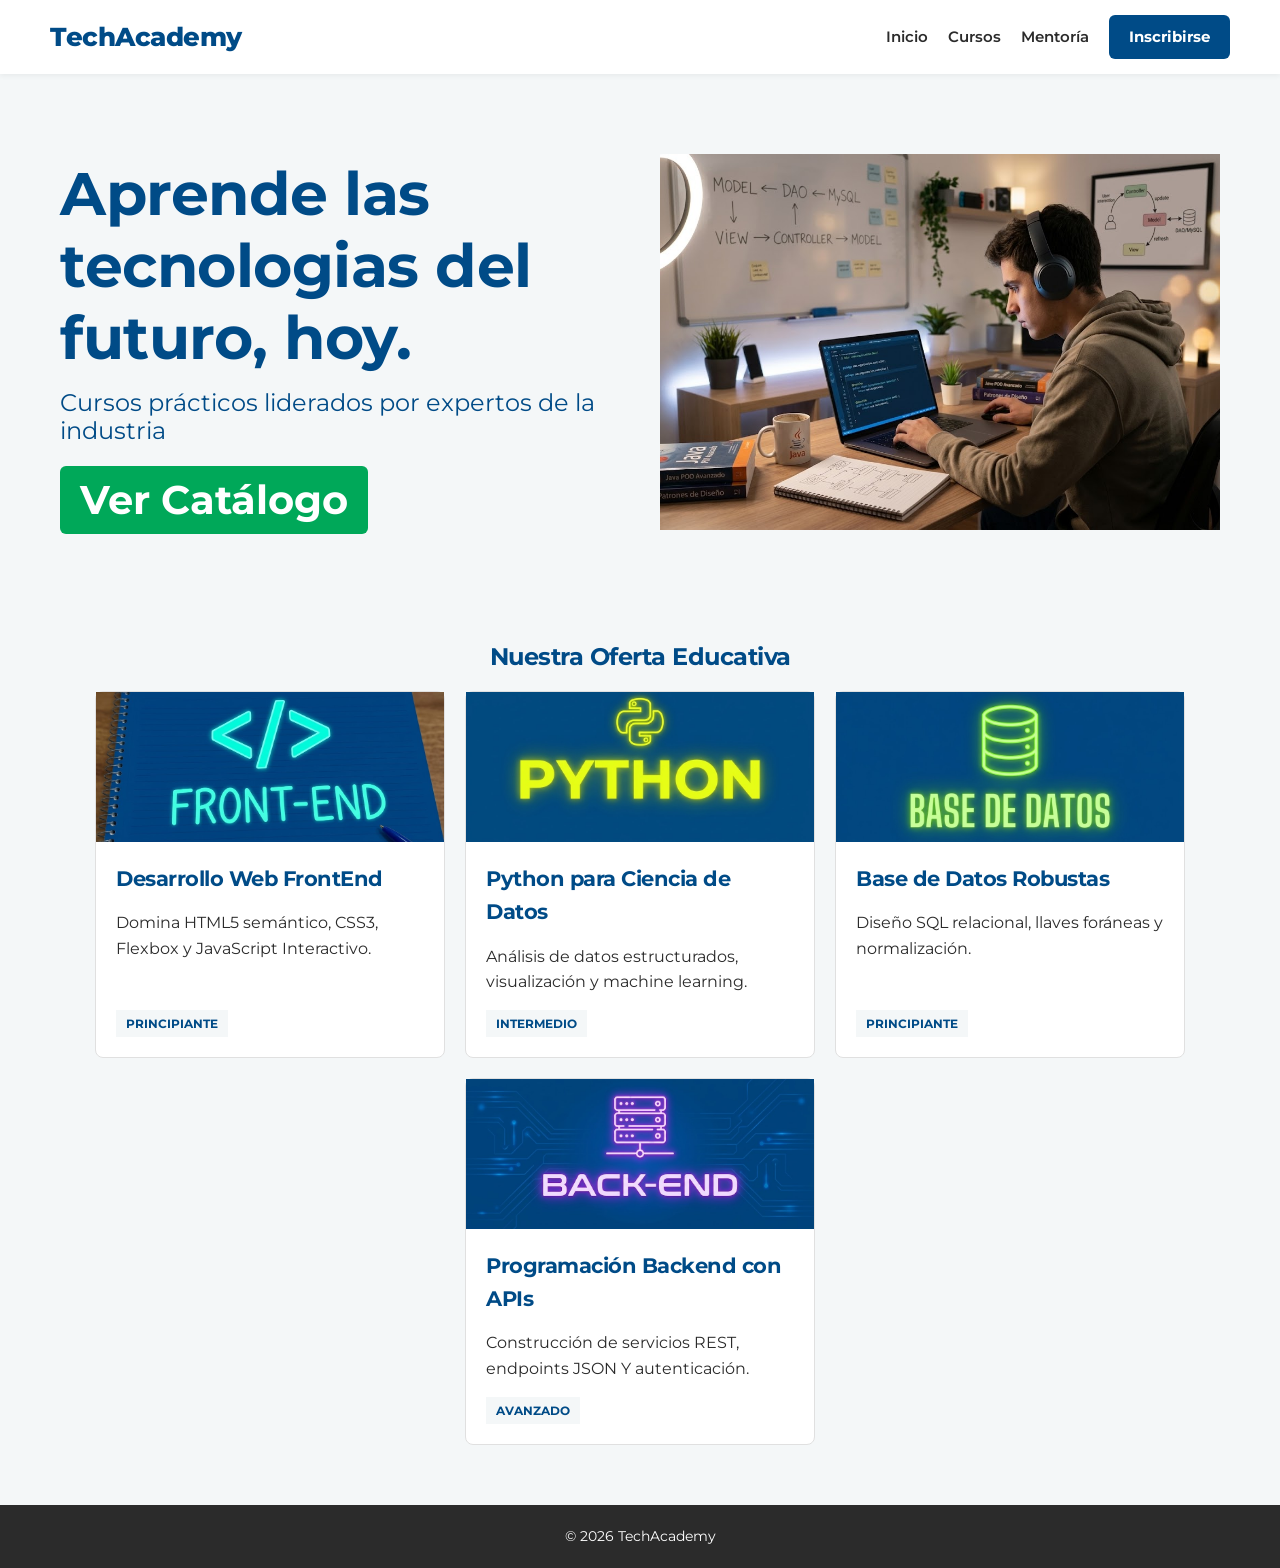
<file: 04_cursos/index.html>
<!DOCTYPE html>
<html lang="es">
<head>
    <meta charset="UTF-8">
    <meta name="viewport" content="width=device-width, initial-scale=1.0">
    <link rel="stylesheet" href="css/miEstilo.css">
    <title>TechAcademy</title>
    <!--tipografia en linea-->
    <link rel="preconnect" href="https://fonts.googleapis.com">
<link rel="preconnect" href="https://fonts.gstatic.com" crossorigin>
<link href="https://fonts.googleapis.com/css2?family=Montserrat:ital,wght@0,100..900;1,100..900&display=swap" rel="stylesheet"> 
</head>
<body>
    <!--encabezado-->
        <header>
        <div id="logo">
            <h1>TechAcademy</h1>
        </div>
        <nav class="navPrincipal">
            <ul>
                <li><a href="index.html">Inicio</a></li>
                <li><a href="cursos.html">Cursos</a></li>
                <li><a href="mentoria.html">Mentoría</a></li>
                <li><a href="inscripcion.html" id="btn_destacado">Inscribirse</a></li>
            </ul>
        </nav>
    </header>
    <!--zona de contenido principal-->
    <main class="contenedor_principal">

        <section class="tec">
        <section class="tec_contenido">

            <h2>Aprende las tecnologias del futuro, hoy.</h2>
            <p>Cursos prácticos liderados por expertos de la industria</p>
            <a href="" id="btn_accion">Ver Catálogo</a>
        </section>
        <section class="imagen">
            <img src="images/img1.jpg" alt="Estudiante Programador">
        </section>
        </section>
        <section id="catalogo">
            <h2>Nuestra Oferta Educativa</h2>
            <div class="grid_cursos">
                <article class="tarjeta_curso">
                   <img src="images/img2.jpg" alt="FronEnd">
                   <div class="info_curso">
                    <h3>Desarrollo  Web FrontEnd</h3>
                    <p>Domina HTML5 semántico, CSS3, Flexbox y JavaScript Interactivo.</p>
                    <span class="nivel">Principiante</span>
                   </div> 
                   <div class></div>
                </article>

                <article class="tarjeta_curso">
                   <img src="images/img3.jpg" alt="Python">
                   <div class="info_curso">
                    <h3>Python para Ciencia de Datos</h3>
                    <p>Análisis de datos estructurados, visualización y machine learning.</p>
                    <span class="nivel">Intermedio</span>
                   </div> 
                   <div class></div>
                </article>

                <article class="tarjeta_curso">
                   <img src="images/img4.jpg" alt="Base de Datos">
                   <div class="info_curso">
                    <h3>Base de Datos Robustas</h3>
                    <p>Diseño SQL relacional, llaves foráneas y normalización.</p>
                    <span class="nivel">Principiante</span>
                   </div> 
                   <div class></div>
                </article>

                <article class="tarjeta_curso">
                   <img src="images/img5.jpg" alt="Backend con APIs">
                   <div class="info_curso">
                    <h3>Programación Backend con APIs</h3>
                    <p>Construcción de servicios REST, endpoints JSON Y autenticación.</p>
                    <span class="nivel">Avanzado</span>
                   </div> 
                   <div class></div>
                </article>

            </div>
        </section>
    </main>
    <footer>
        <p>&copy; 2026 TechAcademy</p>
    </footer>
</body>
</html>
</file>
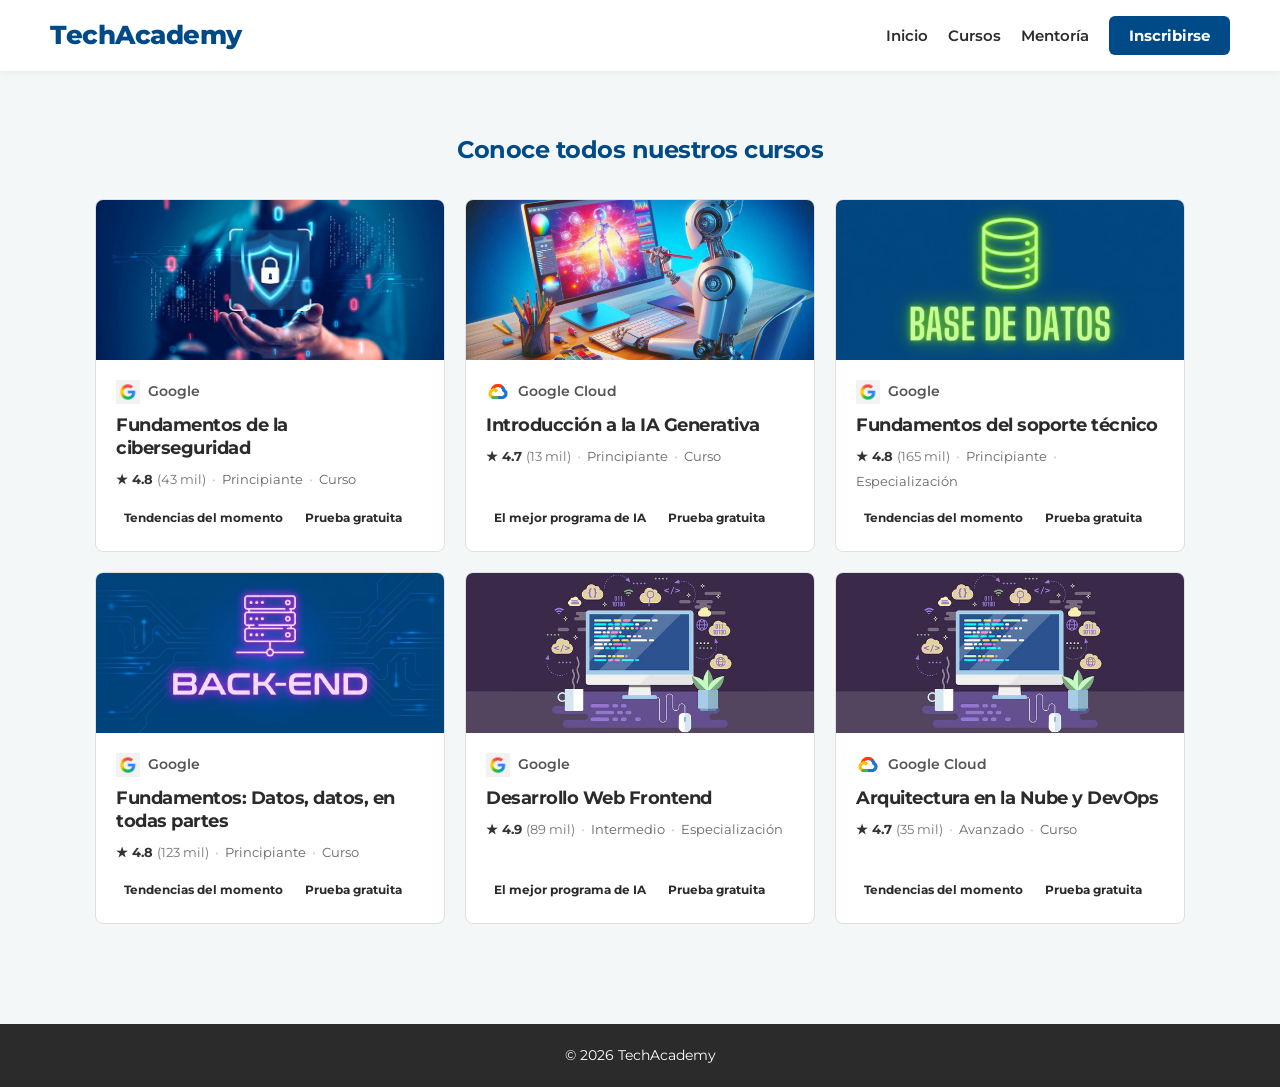
<file: 04_cursos/cursos.html>
<!DOCTYPE html>
<html lang="es">
<head>
    <meta charset="UTF-8">
    <meta name="viewport" content="width=device-width, initial-scale=1.0">
    <link rel="stylesheet" href="css/cssCursos.css">
    <title>TechAcademy - Cursos</title>
    <!-- Tipografía en línea -->
    <link rel="preconnect" href="https://fonts.googleapis.com">
    <link rel="preconnect" href="https://fonts.gstatic.com" crossorigin>
    <link href="https://fonts.googleapis.com/css2?family=Montserrat:ital,wght@0,100..900;1,100..900&display=swap" rel="stylesheet"> 
</head>
<body>
    <!-- Encabezado -->
        <header>
        <div id="logo">
            <h1>TechAcademy</h1>
        </div>
        <nav class="navPrincipal">
            <ul>
                <li><a href="index.html">Inicio</a></li>
                <li><a href="cursos.html">Cursos</a></li>
                <li><a href="mentoria.html">Mentoría</a></li>
                <li><a href="inscripcion.html" id="btn_destacado">Inscribirse</a></li>
            </ul>
        </nav>
    </header>

    <main class="contenedor_principal">

        <section id="catalogo">
            <h2>Conoce todos nuestros cursos</h2>
            <div class="grid_cursos">

                <article class="tarjeta_curso">
                    <div class="contenedor_img">
                        <img src="images/imgCiberseguridad.jpg" alt="Fundamentos de la ciberseguridad">
                    </div>
                    <div class="info_curso">
                        <div class="instructor">
                            <img src="images/logoGoogle.jpg" alt="Google Logo" class="logo_instructor">
                            <span>Google</span>
                        </div>
                        <h3>Fundamentos de la ciberseguridad</h3>
                        <div class="detalles_curso">
                            <span class="estrellas">★ 4.8</span>
                            <span class="resenas">(43 mil)</span>
                            <span class="separador">•</span>
                            <span class="nivel">Principiante</span>
                            <span class="separador">•</span>
                            <span class="tipo">Curso</span>
                        </div>
                        <div class="etiquetas">
                            <span class="badge tendencia">Tendencias del momento</span>
                            <span class="badge prueba">Prueba gratuita</span>
                        </div>
                    </div>
                </article>

                <article class="tarjeta_curso">
                    <div class="contenedor_img">
                        <img src="images/imgIa.png" alt="Introducción a la IA Generativa">
                    </div>
                    <div class="info_curso">
                        <div class="instructor">
                            <img src="images/logoCloud.jpg" alt="Google Cloud Logo" class="logo_instructor">
                            <span>Google Cloud</span>
                        </div>
                        <h3>Introducción a la IA Generativa</h3>
                        <div class="detalles_curso">
                            <span class="estrellas">★ 4.7</span>
                            <span class="resenas">(13 mil)</span>
                            <span class="separador">•</span>
                            <span class="nivel">Principiante</span>
                            <span class="separador">•</span>
                            <span class="tipo">Curso</span>
                        </div>
                        <div class="etiquetas">
                            <span class="badge programa">El mejor programa de IA</span>
                            <span class="badge prueba">Prueba gratuita</span>
                        </div>
                    </div>
                </article>

                <article class="tarjeta_curso">
                    <div class="contenedor_img">
                        <img src="images/img4.jpg" alt="Fundamentos del soporte técnico">
                    </div>
                    <div class="info_curso">
                        <div class="instructor">
                            <img src="images/logoGoogle.jpg" alt="Google Logo" class="logo_instructor">
                            <span>Google</span>
                        </div>
                        <h3>Fundamentos del soporte técnico</h3>
                        <div class="detalles_curso">
                            <span class="estrellas">★ 4.8</span>
                            <span class="resenas">(165 mil)</span>
                            <span class="separador">•</span>
                            <span class="nivel">Principiante</span>
                            <span class="separador">•</span>
                            <span class="tipo">Especialización</span>
                        </div>
                        <div class="etiquetas">
                            <span class="badge tendencia">Tendencias del momento</span>
                            <span class="badge prueba">Prueba gratuita</span>
                        </div>
                    </div>
                </article>

                <article class="tarjeta_curso">
                    <div class="contenedor_img">
                        <img src="images/img5.jpg" alt="Fundamentos: Datos, datos, en todas partes">
                    </div>
                    <div class="info_curso">
                        <div class="instructor">
                            <img src="images/logoGoogle.jpg" alt="Google Logo" class="logo_instructor">
                            <span>Google</span>
                        </div>
                        <h3>Fundamentos: Datos, datos, en todas partes</h3>
                        <div class="detalles_curso">
                            <span class="estrellas">★ 4.8</span>
                            <span class="resenas">(123 mil)</span>
                            <span class="separador">•</span>
                            <span class="nivel">Principiante</span>
                            <span class="separador">•</span>
                            <span class="tipo">Curso</span>
                        </div>
                        <div class="etiquetas">
                            <span class="badge tendencia">Tendencias del momento</span>
                            <span class="badge prueba">Prueba gratuita</span>
                        </div>
                    </div>
                </article>

                <article class="tarjeta_curso">
                    <div class="contenedor_img">
                        <img src="images/imgDesarrolloWeb.jpg" alt="Desarrollo Web Frontend con React">
                    </div>
                    <div class="info_curso">
                        <div class="instructor">
                            <img src="images/logoGoogle.jpg" alt="Google Logo" class="logo_instructor">
                            <span>Google</span>
                        </div>
                        <h3>Desarrollo Web Frontend</h3>
                        <div class="detalles_curso">
                            <span class="estrellas">★ 4.9</span>
                            <span class="resenas">(89 mil)</span>
                            <span class="separador">•</span>
                            <span class="nivel">Intermedio</span>
                            <span class="separador">•</span>
                            <span class="tipo">Especialización</span>
                        </div>
                        <div class="etiquetas">
                            <span class="badge programa">El mejor programa de IA</span>
                            <span class="badge prueba">Prueba gratuita</span>
                        </div>
                    </div>
                </article>

                <article class="tarjeta_curso">
                    <div class="contenedor_img">
                        <img src="images/imgDesarrolloWeb.jpg" alt="Arquitectura en la Nube y DevOps">
                    </div>
                    <div class="info_curso">
                        <div class="instructor">
                            <img src="images/logoCloud.jpg" alt="Google Cloud Logo" class="logo_instructor">
                            <span>Google Cloud</span>
                        </div>
                        <h3>Arquitectura en la Nube y DevOps</h3>
                        <div class="detalles_curso">
                            <span class="estrellas">★ 4.7</span>
                            <span class="resenas">(35 mil)</span>
                            <span class="separador">•</span>
                            <span class="nivel">Avanzado</span>
                            <span class="separador">•</span>
                            <span class="tipo">Curso</span>
                        </div>
                        <div class="etiquetas">
                            <span class="badge tendencia">Tendencias del momento</span>
                            <span class="badge prueba">Prueba gratuita</span>
                        </div>
                    </div>
                </article>

            </div>
        </section>
    </main>

    <footer>
        <p>&copy; 2026 TechAcademy</p>
    </footer>
</body>
</html>
</file>
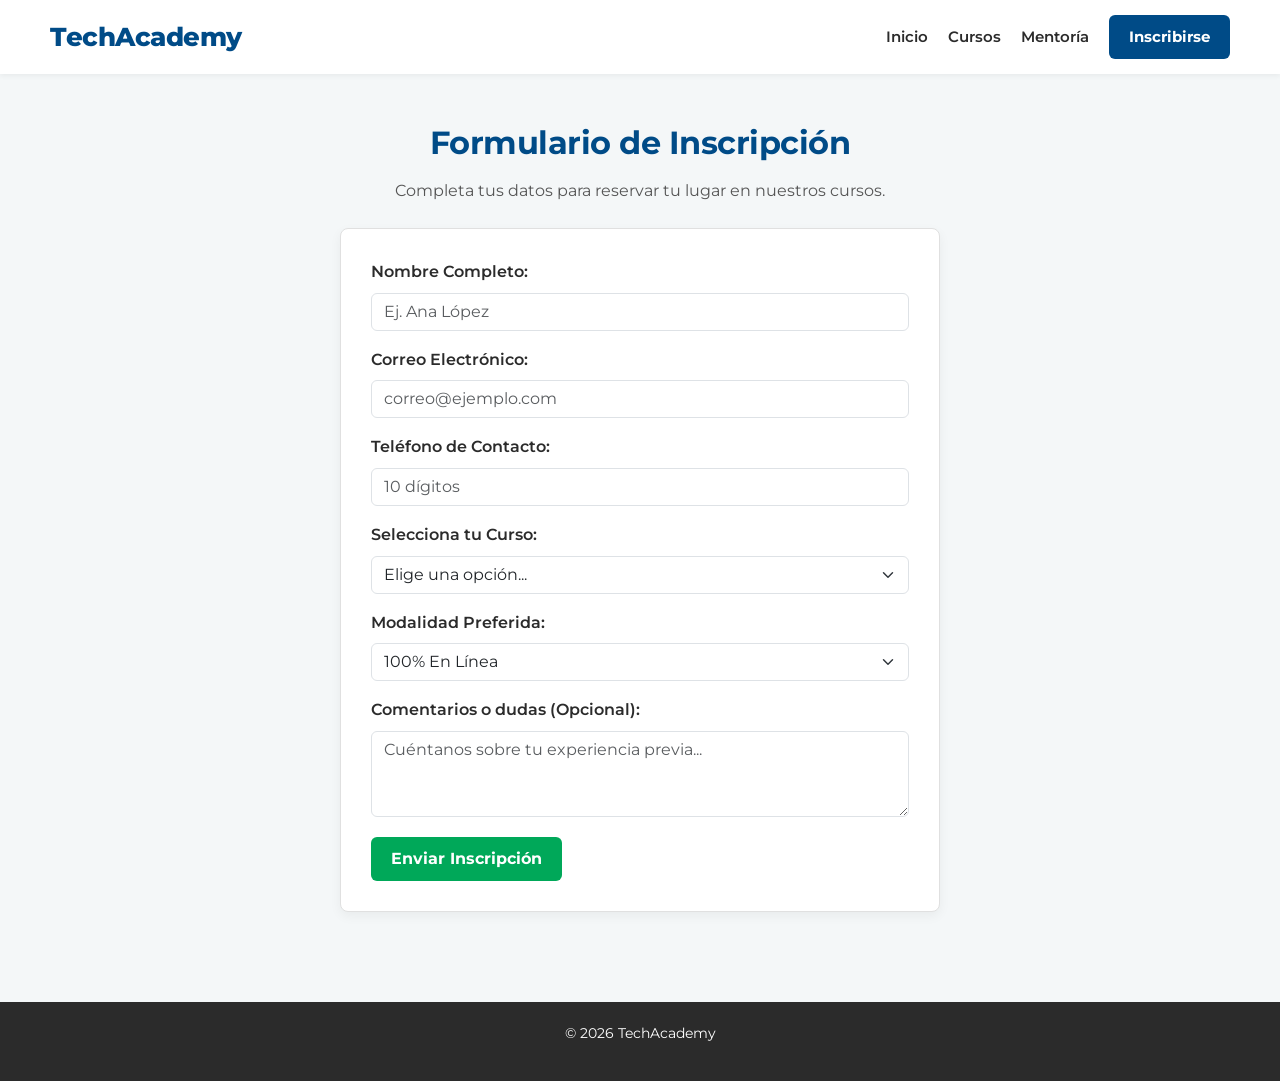
<file: 04_cursos/inscripcion.html>
<!DOCTYPE html>
<html lang="es">
<head>
    <meta charset="UTF-8">
    <meta name="viewport" content="width=device-width, initial-scale=1.0">
    <title>TechAcademy - Inscripción</title>
    <link href="https://cdn.jsdelivr.net/npm/bootstrap@5.3.3/dist/css/bootstrap.min.css" rel="stylesheet">
    <link rel="stylesheet" href="css/cssMentoria.css">
    <link rel="preconnect" href="https://fonts.googleapis.com">
    <link rel="preconnect" href="https://fonts.gstatic.com" crossorigin>
    <link href="https://fonts.googleapis.com/css2?family=Montserrat:ital,wght@0,100..900;1,100..900&display=swap" rel="stylesheet"> 
</head>
<body>
    <header>
        <div id="logo">
            <h1>TechAcademy</h1>
        </div>
        <nav class="navPrincipal">
            <ul>
                <li><a href="index.html">Inicio</a></li>
                <li><a href="cursos.html">Cursos</a></li>
                <li><a href="mentoria.html">Mentoría</a></li>
                <li><a href="inscripcion.html" id="btn_destacado">Inscribirse</a></li>
            </ul>
        </nav>
    </header>

    <main class="contenedor_principal">
        <section class="seccion_formulario">
            <h2>Formulario de Inscripción</h2>
            <p class="subtitulo_seccion">Completa tus datos para reservar tu lugar en nuestros cursos.</p>

            <form action="inscripcion.html" method="GET" class="caja_formulario">
                
                <div class="mb-3">
                    <label for="nombreCompleto" class="form-label">Nombre Completo:</label>
                    <input type="text" id="nombreCompleto" name="nombreCompleto" class="form-control" placeholder="Ej. Ana López" required>
                </div>

                <div class="mb-3">
                    <label for="correoElectronico" class="form-label">Correo Electrónico:</label>
                    <input type="email" id="correoElectronico" name="correoElectronico" class="form-control" placeholder="correo@ejemplo.com" required>
                </div>

                <div class="mb-3">
                    <label for="telefonoContacto" class="form-label">Teléfono de Contacto:</label>
                    <input type="tel" id="telefonoContacto" name="telefonoContacto" class="form-control" placeholder="10 dígitos" required>
                </div>

                <div class="mb-3">
                    <label for="cursoSeleccionado" class="form-label">Selecciona tu Curso:</label>
                    <select id="cursoSeleccionado" name="cursoSeleccionado" class="form-select" required>
                        <option value="" selected disabled>Elige una opción...</option>
                        <option value="frontend">Desarrollo Web FrontEnd</option>
                        <option value="python">Python para Ciencia de Datos</option>
                        <option value="bd">Base de Datos Robustas</option>
                        <option value="backend">Programación Backend con APIs</option>
                        <option value="ciberseguridad">Fundamentos de la Ciberseguridad</option>
                        <option value="ia">Introducción a la IA Generativa</option>
                    </select>
                </div>

                <div class="mb-3">
                    <label for="modalidadEstudio" class="form-label">Modalidad Preferida:</label>
                    <select id="modalidadEstudio" name="modalidadEstudio" class="form-select" required>
                        <option value="en_linea">100% En Línea</option>
                        <option value="hibrida">Híbrida (Clases en vivo + grabaciones)</option>
                    </select>
                </div>

                <div class="mb-3">
                    <label for="comentariosAdicionales" class="form-label">Comentarios o dudas (Opcional):</label>
                    <textarea id="comentariosAdicionales" name="comentariosAdicionales" class="form-control" rows="3" placeholder="Cuéntanos sobre tu experiencia previa..."></textarea>
                </div>


                <div class="contenedor_botones_form">
                    <button type="submit" id="btn_accion" class="btn">Enviar Inscripción</button>
                </div>

            </form>
        </section>
    </main>

    <footer>
        <p>&copy; 2026 TechAcademy</p>
    </footer>
</body>
</html>
</file>
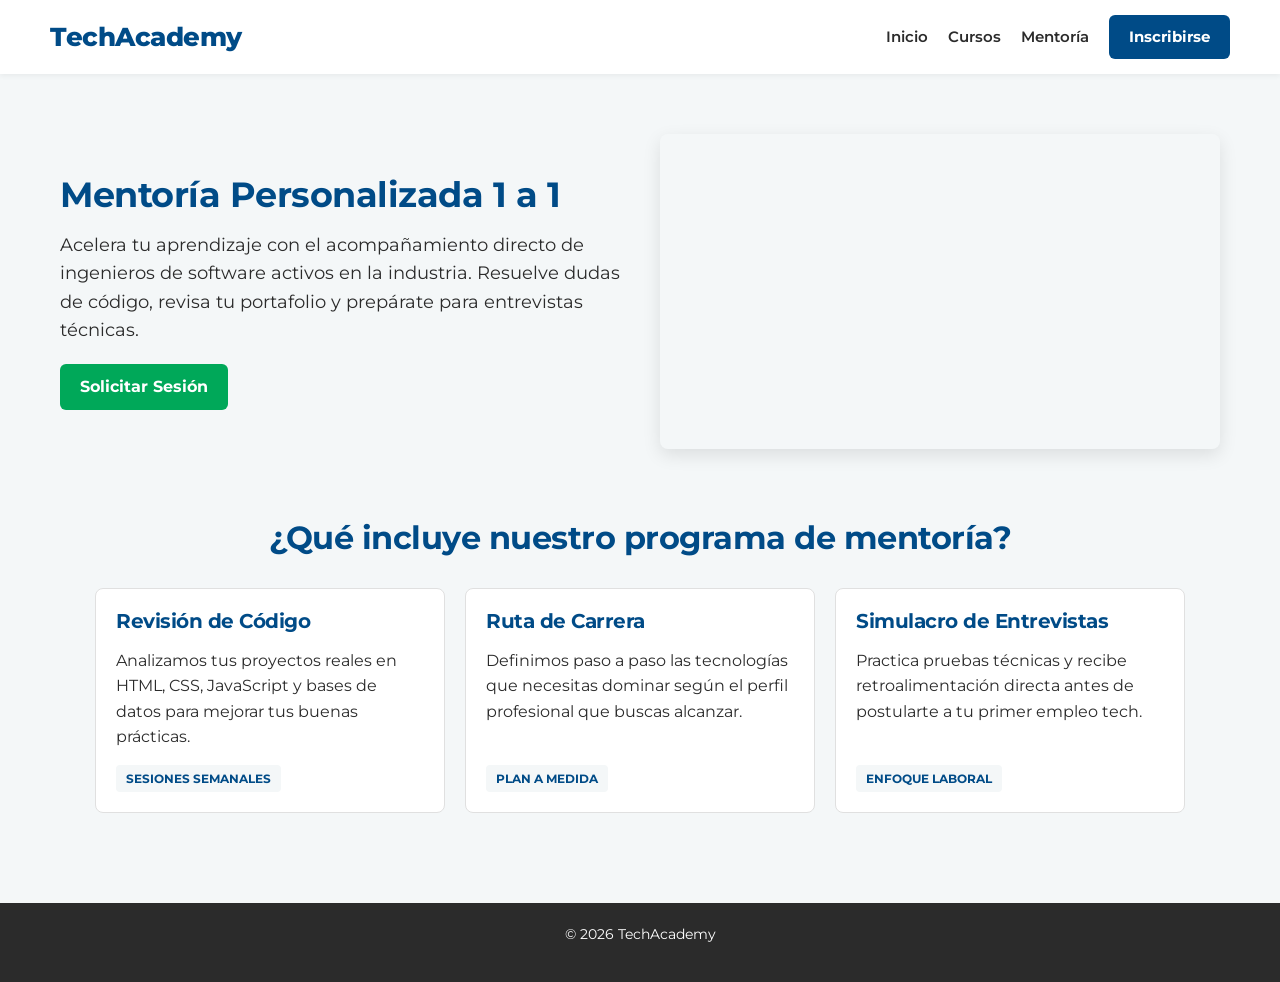
<file: 04_cursos/mentoria.html>
<!DOCTYPE html>
<html lang="es">
<head>
    <meta charset="UTF-8">
    <meta name="viewport" content="width=device-width, initial-scale=1.0">
    <title>TechAcademy - Mentoría</title>
    <link href="https://cdn.jsdelivr.net/npm/bootstrap@5.3.3/dist/css/bootstrap.min.css" rel="stylesheet">
    <link rel="stylesheet" href="css/cssMentoria.css">
    <link rel="preconnect" href="https://fonts.googleapis.com">
    <link rel="preconnect" href="https://fonts.gstatic.com" crossorigin>
    <link href="https://fonts.googleapis.com/css2?family=Montserrat:ital,wght@0,100..900;1,100..900&display=swap" rel="stylesheet"> 
</head>
<body>
    <header>
        <div id="logo">
            <h1>TechAcademy</h1>
        </div>
        <nav class="navPrincipal">
            <ul>
                <li><a href="index.html">Inicio</a></li>
                <li><a href="cursos.html">Cursos</a></li>
                <li><a href="mentoria.html">Mentoría</a></li>
                <li><a href="inscripcion.html" id="btn_destacado">Inscribirse</a></li>
            </ul>
        </nav>
    </header>

    <main class="contenedor_principal">

        <section class="mentoria_hero">
            <div class="mentoria_texto">
                <h2>Mentoría Personalizada 1 a 1</h2>
                <p>Acelera tu aprendizaje con el acompañamiento directo de ingenieros de software activos en la industria. Resuelve dudas de código, revisa tu portafolio y prepárate para entrevistas técnicas.</p>
                <a href="inscripcion.html" id="btn_accion">Solicitar Sesión</a>
            </div>

            <div class="mentoria_video">
                <div class="ratio ratio-16x9">
                    <iframe src="https://www.youtube.com/watch?v=bZLXMq1LxhE" ></iframe>
                </div>
            </div>
        </section>

        <section id="beneficios_mentoria">
            <h2>¿Qué incluye nuestro programa de mentoría?</h2>
            <div class="grid_cursos">
                
                <article class="tarjeta_curso">
                    <div class="info_curso">
                        <h3>Revisión de Código</h3>
                        <p>Analizamos tus proyectos reales en HTML, CSS, JavaScript y bases de datos para mejorar tus buenas prácticas.</p>
                        <span class="nivel">Sesiones Semanales</span>
                    </div>
                </article>

                <article class="tarjeta_curso">
                    <div class="info_curso">
                        <h3>Ruta de Carrera</h3>
                        <p>Definimos paso a paso las tecnologías que necesitas dominar según el perfil profesional que buscas alcanzar.</p>
                        <span class="nivel">Plan a Medida</span>
                    </div>
                </article>

                <article class="tarjeta_curso">
                    <div class="info_curso">
                        <h3>Simulacro de Entrevistas</h3>
                        <p>Practica pruebas técnicas y recibe retroalimentación directa antes de postularte a tu primer empleo tech.</p>
                        <span class="nivel">Enfoque Laboral</span>
                    </div>
                </article>

            </div>
        </section>

    </main>

    <footer>
        <p>&copy; 2026 TechAcademy</p>
    </footer>
</body>
</html>
</file>
<file: 04_cursos/css/miEstilo.css>
/*Recurso con fuente descargada*/
@font-face{
    font-family: 'OpenDescargada';
    src: url('../fonts/OpenSans-Regular.ttf') format('woff2');
}
/*DECLARAR VARIABLES css*/
:root{
    --color_principal:#004b87;
    --color_secundario:#00a859;
    --color_obscuro:#2b2b2b;
    --color_claro: #fff;
    --color_fondo:#f4f7f8;
    --color_borde:#e0e0e0;

    --fuente_titulos:'Montserrat', sans-serif;
}

*{
    box-sizing: border-box;
    margin: 0;
    padding: 0;
}

body{
    background-color: var(--color_fondo);
    color: var(--color_obscuro);
    line-height: 1.6;
    font-family: var(--fuente_titulos);
}

ul{
    list-style: none;
    margin-bottom: 0;
    padding-left: 0;
}

a{
    text-decoration: none;
    font-family: var(--fuente_titulos);
}
header{
    display: flex;
    background-color: var(--color_claro);
    justify-content: space-between;
    align-items: center;
    box-shadow: 0 2px 5px rgba(0,0,0,0.05);
    top: 0;
    position: sticky;
    z-index: 1000;
    padding: 15px 50px;
    flex-wrap: wrap;
    gap: 15px;
}

nav{
    display: flex;
}

nav ul{
    display: flex;
    gap: 20px;
    align-items: center;
    flex-wrap: wrap;
}

nav a{
    font-size: 0.95rem;
    font-weight: 600;
    color: var(--color_obscuro);
}

nav a:hover{
    color: var(--color_principal);
}

#logo h1{
    color: var(--color_principal);
    font-size: 1.6rem;
    font-weight: 800;
    margin-bottom: 0;
}
h1,h2,h3{
    font-family: var(--fuente_titulos);
    font-weight: 700;
    letter-spacing: -0.5px;/*APACHURRA EL TEXTO*/
    margin-bottom: 15px;
}
/*NOTAS PIZARRON:
SELECTOR: ETIQUETA HTML p{..}, ID's(SON UNICOS APLICA A UN SOLO ELEMENTO) #logo{..},
 CLASES(TOMA UN CONJUNTO DE ELEMENTOS) .navPrincipal{..}*/
#btn_destacado, #btn_accion{
    padding: 10px 20px;
    border-radius: 6px;
    font-weight: 700;
    display: inline-block;
    border: none;
}

#btn_destacado{
    background-color: var(--color_principal);
    color: var(--color_claro);
}

#btn_accion{
    background-color: var(--color_secundario);
    color: var(--color_claro);
}

#btn_accion:hover{
    background-color: var(--color_principal);
    color: var(--color_claro);
}

#btn_destacado:hover{
    background-color: var(--color_fondo);
    color: var(--color_principal);
}

.contenedor_principal{
    max-width: 1200px;
    margin: 0 auto;
    padding: 20px;
}
/*contenedor principal*/
.tec{
    display: flex;
    align-items: center;
    gap: 40px;
    padding: 60px 0;
    flex-wrap: wrap;/*Se ajusta la pagina dependiendo el tamaño de la pantalla*/

}

.tec_contenido, .imagen{
    flex: 1 1 300px;
}
.tec_contenido{
    font-size: 2.5rem;
    color:var(--color_principal);
    line-height: 1.2;
}
.tec_contenido p{
    font-size: 1.5rem;
    margin-bottom: 20px;
}
img{width: 100%;}

/*GRID DE CURSOS*/
#catalogo{
    padding: 40px 0;
}

#catalogo h2{
    text-align: center;
    color: var(--color_principal);
}
.grid_cursos{
    display: flex;
    flex-wrap: wrap;
    gap: 20px;
    justify-content: center;
}
.tarjeta_curso{
    background-color: var(--color_claro);
    border: 1px solid var(--color_borde);
    border-radius: 8px;
    flex: 1 1 280px;/*grow shrink basis*/
    max-width: 350px;
    display: flex;
    flex-direction: column;
    /*aqui efecto*/
    transition: transform 0.5s ease, box-shadow 0.5s ease;
}
.tarjeta_curso:hover{
    transform: translateY(-5px);
    box-shadow: 0 6px 18px rgba(0,0,0,0.08);
}
.tarjeta_curso img{
    width: 100%;
    height: 150px;
    object-fit: cover;
}
.info_curso{
    padding: 20px;
    flex-grow: 1;
    display: flex;
    flex-direction: column;
}
.info_curso h3{
    font-size: 1.3rem;
    color: var(--color_principal);

}
.info_curso p{
    margin-bottom: 15px;
    flex-grow: 1;
    color: var(--color_obscuro);
}
.nivel{
    background-color: var(--color_fondo);
    color: var(--color_principal);
    font-family: var(--fuente_titulos);
    padding: 4px 10px;
    font-size: 0.75rem;
    font-weight: 700;
    text-transform: uppercase;
    align-self: flex-start;
}


/*fooder*/
footer{
    background-color: var(--color_obscuro);
    color: var(--color_claro);
    text-align: center;
    padding: 20px;
    font-size: 0.9rem;
}
</file>
<file: 04_cursos/css/cssCursos.css>
@font-face{
    font-family: 'OpenDescargada';
    src: url('../fonts/OpenSans-Regular.ttf') format('woff2');
}

:root{
    --color_principal:#004b87;
    --color_secundario:#00a859;
    --color_obscuro:#2b2b2b;
    --color_claro: #fff;
    --color_fondo:#f4f7f8;
    --color_borde:#e0e0e0;

    --fuente_titulos:'Montserrat', sans-serif;
    --fuente_cuerpo:'OpenDescargada', sans-serif;
}

*{
    box-sizing: border-box;
    margin: 0;
    padding: 0;
}

body{
    background-color: var(--color_fondo);
    color: var(--color_obscuro);
    line-height: 1.6;
    font-family: var(--fuente_titulos);
}

ul{
    list-style: none;
}

a{
    text-decoration: none;
    font-family: var(--fuente_titulos);
}

header{
    display: flex;
    background-color: var(--color_claro);
    justify-content: space-between;
    align-items: center;
    box-shadow: 0 2px 5px rgba(0,0,0,0.05);
    top: 0;
    position: sticky;
    z-index: 1000;
    padding: 15px 50px;
    flex-wrap: wrap;
    gap: 15px;
}

nav{
    display: flex;
}

nav ul{
    display: flex;
    gap: 20px;
    align-items: center;
}

nav a{
    font-size: 0.95rem;
    font-weight: 600;
    color: inherit;
}

nav a:hover{
    color: var(--color_principal);
}

#logo h1, .logo h1{
    color: var(--color_principal);
    font-size: 1.6rem;
    font-weight: 800;
    margin-bottom: 0;
}

h1, h2, h3{
    font-family: var(--fuente_titulos);
    font-weight: 700;
    letter-spacing: -0.5px;
    margin-bottom: 15px;
}

#btn_destacado, #btn_accion{
    padding: 10px 20px;
    border-radius: 6px;
    font-weight: 700;
}

#btn_destacado{
    background-color: var(--color_principal);
    color: var(--color_claro);
}

#btn_accion{
    background-color: var(--color_secundario);
    color: var(--color_claro);
}

#btn_accion:hover{
    background-color: var(--color_principal);
    color: var(--color_claro);
}

#btn_destacado:hover{
    background-color: var(--color_claro);
    color: var(--color_principal);
}

.contenedor_principal{
    max-width: 1200px;
    margin: 0 auto;
    padding: 20px;
}

.tec{
    display: flex;
    align-items: center;
    gap: 40px;
    padding: 60px 0;
    flex-wrap: wrap;
}

.tec_contenido, .imagen{
    flex: 1 1 300px;
}

.tec_contenido{
    font-size: 2.5rem;
    color: var(--color_principal);
    line-height: 1.2;
}

.tec_contenido p{
    font-size: 1.5rem;
    margin-bottom: 20px;
}


img:not(.logo_instructor){
    width: 100%;
}

#catalogo{
    padding: 40px 0;
}

#catalogo h2{
    text-align: center;
    color: var(--color_principal);
    margin-bottom: 30px;
}

.grid_cursos{
    display: flex;
    flex-wrap: wrap;
    gap: 20px;
    justify-content: center;
}

.tarjeta_curso{
    background-color: var(--color_claro);
    border: 1px solid var(--color_borde);
    border-radius: 8px;
    flex: 1 1 280px; 
    max-width: 350px;
    display: flex;
    flex-direction: column;
    overflow: hidden; 
    transition: transform 0.3s ease, box-shadow 0.3s ease;
}

.tarjeta_curso:hover{
    transform: translateY(-5px);
    box-shadow: 0 6px 18px rgba(0,0,0,0.08);
}

.contenedor_img img{
    width: 100%;
    height: 160px;
    object-fit: cover;
    display: block;
}

.info_curso{
    padding: 20px;
    flex-grow: 1;
    display: flex;
    flex-direction: column;
}

.info_curso h3{
    font-size: 1.1rem;
    color: var(--color_obscuro);
    line-height: 1.3;
    margin-bottom: 10px;
}

.info_curso p{
    margin-bottom: 15px;
    flex-grow: 1;
    color: var(--color_obscuro);
}

.instructor {
    display: flex;
    align-items: center;
    gap: 8px;
    margin-bottom: 10px;
}

img.logo_instructor, .logo_instructor {
    width: 24px;
    height: 24px;
    max-width: 24px;
    max-height: 24px;
    object-fit: contain;
    flex-shrink: 0; 
}

.instructor span {
    font-size: 0.85rem;
    color: #555;
    font-weight: 600;
}

.detalles_curso {
    display: flex;
    align-items: center;
    flex-wrap: wrap;
    gap: 4px;
    font-size: 0.8rem;
    color: #666;
    margin-bottom: 12px;
}

.estrellas {
    color: #333;
    font-weight: 700;
}

.resenas {
    color: #777;
}

.separador {
    color: #ccc;
    margin: 0 2px;
}

.nivel, .tipo {
    background-color: transparent;
    color: #666;
    padding: 0;
    font-size: 0.8rem;
    font-weight: 400;
    text-transform: none;
    align-self: auto;
}

.etiquetas {
    display: flex;
    flex-wrap: wrap;
    gap: 6px;
    margin-top: auto;
}

.badge {
    font-size: 0.75rem;
    font-weight: 700;
    padding: 4px 8px;
    border-radius: 4px;
}

footer{
    background-color: var(--color_obscuro);
    color: var(--color_claro);
    text-align: center;
    padding: 20px;
    font-size: 0.9rem;
    margin-top: 40px;
}
</file>
<file: 04_cursos/css/cssMentoria.css>
:root{
    --color_principal:#004b87;
    --color_secundario:#00a859;
    --color_obscuro:#2b2b2b;
    --color_claro: #fff;
    --color_fondo:#f4f7f8;
    --color_borde:#e0e0e0;

    --fuente_titulos:'Montserrat', sans-serif;
}

*{
    box-sizing: border-box;
    margin: 0;
    padding: 0;
}

body{
    background-color: var(--color_fondo);
    color: var(--color_obscuro);
    line-height: 1.6;
    font-family: var(--fuente_titulos);
}

ul{
    list-style: none;
    margin-bottom: 0;
    padding-left: 0;
}

a{
    text-decoration: none;
    font-family: var(--fuente_titulos);
}


header{
    display: flex;
    background-color: var(--color_claro);
    justify-content: space-between;
    align-items: center;
    box-shadow: 0 2px 5px rgba(0,0,0,0.05);
    top: 0;
    position: sticky;
    z-index: 1000;
    padding: 15px 50px;
    flex-wrap: wrap;
    gap: 15px;
}

nav{
    display: flex;
}

nav ul{
    display: flex;
    gap: 20px;
    align-items: center;
    flex-wrap: wrap;
}

nav a{
    font-size: 0.95rem;
    font-weight: 600;
    color: var(--color_obscuro);
}

nav a:hover{
    color: var(--color_principal);
}

#logo h1{
    color: var(--color_principal);
    font-size: 1.6rem;
    font-weight: 800;
    margin-bottom: 0;
}

h1, h2, h3{
    font-family: var(--fuente_titulos);
    font-weight: 700;
    letter-spacing: -0.5px;
    margin-bottom: 15px;
}

#btn_destacado, #btn_accion{
    padding: 10px 20px;
    border-radius: 6px;
    font-weight: 700;
    display: inline-block;
    border: none;
}

#btn_destacado{
    background-color: var(--color_principal);
    color: var(--color_claro);
}

#btn_accion{
    background-color: var(--color_secundario);
    color: var(--color_claro);
}

#btn_accion:hover{
    background-color: var(--color_principal);
    color: var(--color_claro);
}

#btn_destacado:hover{
    background-color: var(--color_fondo);
    color: var(--color_principal);
}

.contenedor_principal{
    max-width: 1200px;
    margin: 0 auto;
    padding: 20px;
}

.seccion_formulario{
    display: flex;
    flex-direction: column;
    align-items: center;
    padding: 30px 0;
}

.seccion_formulario h2{
    color: var(--color_principal);
    text-align: center;
}

.subtitulo_seccion{
    text-align: center;
    margin-bottom: 25px;
    color: #555;
}

.caja_formulario{
    background-color: var(--color_claro);
    border: 1px solid var(--color_borde);
    border-radius: 8px;
    padding: 30px;
    width: 100%;
    max-width: 600px;
    box-shadow: 0 4px 12px rgba(0,0,0,0.05);
}

.form-label{
    font-weight: 600;
    color: var(--color_obscuro);
}

.contenedor_botones_form{
    display: flex;
    gap: 15px;
    margin-top: 20px;
    flex-wrap: wrap;
}

.mentoria_hero{
    display: flex;
    align-items: center;
    gap: 40px;
    padding: 40px 0;
    flex-wrap: wrap;
}

.mentoria_texto, .mentoria_video{
    flex: 1 1 320px;
}

.mentoria_texto h2{
    font-size: 2.2rem;
    color: var(--color_principal);
    line-height: 1.2;
}

.mentoria_texto p{
    font-size: 1.1rem;
    margin-bottom: 20px;
}

.mentoria_video{
    border-radius: 8px;
    overflow: hidden;
    box-shadow: 0 6px 18px rgba(0,0,0,0.1);
}

#beneficios_mentoria{
    padding: 30px 0;
}

#beneficios_mentoria h2{
    text-align: center;
    color: var(--color_principal);
    margin-bottom: 30px;
}

.grid_cursos{
    display: flex;
    flex-wrap: wrap;
    gap: 20px;
    justify-content: center;
}

.tarjeta_curso{
    background-color: var(--color_claro);
    border: 1px solid var(--color_borde);
    border-radius: 8px;
    flex: 1 1 280px;
    max-width: 350px;
    display: flex;
    flex-direction: column;
    transition: transform 0.3s ease, box-shadow 0.3s ease;
}

.tarjeta_curso:hover{
    transform: translateY(-5px);
    box-shadow: 0 6px 18px rgba(0,0,0,0.08);
}

.info_curso{
    padding: 20px;
    flex-grow: 1;
    display: flex;
    flex-direction: column;
}

.info_curso h3{
    font-size: 1.25rem;
    color: var(--color_principal);
}

.info_curso p{
    margin-bottom: 15px;
    flex-grow: 1;
    color: var(--color_obscuro);
}

.nivel{
    background-color: var(--color_fondo);
    color: var(--color_principal);
    padding: 4px 10px;
    font-size: 0.75rem;
    font-weight: 700;
    text-transform: uppercase;
    align-self: flex-start;
    border-radius: 4px;
}

footer{
    background-color: var(--color_obscuro);
    color: var(--color_claro);
    text-align: center;
    padding: 20px;
    font-size: 0.9rem;
    margin-top: 40px;
}
</file>
